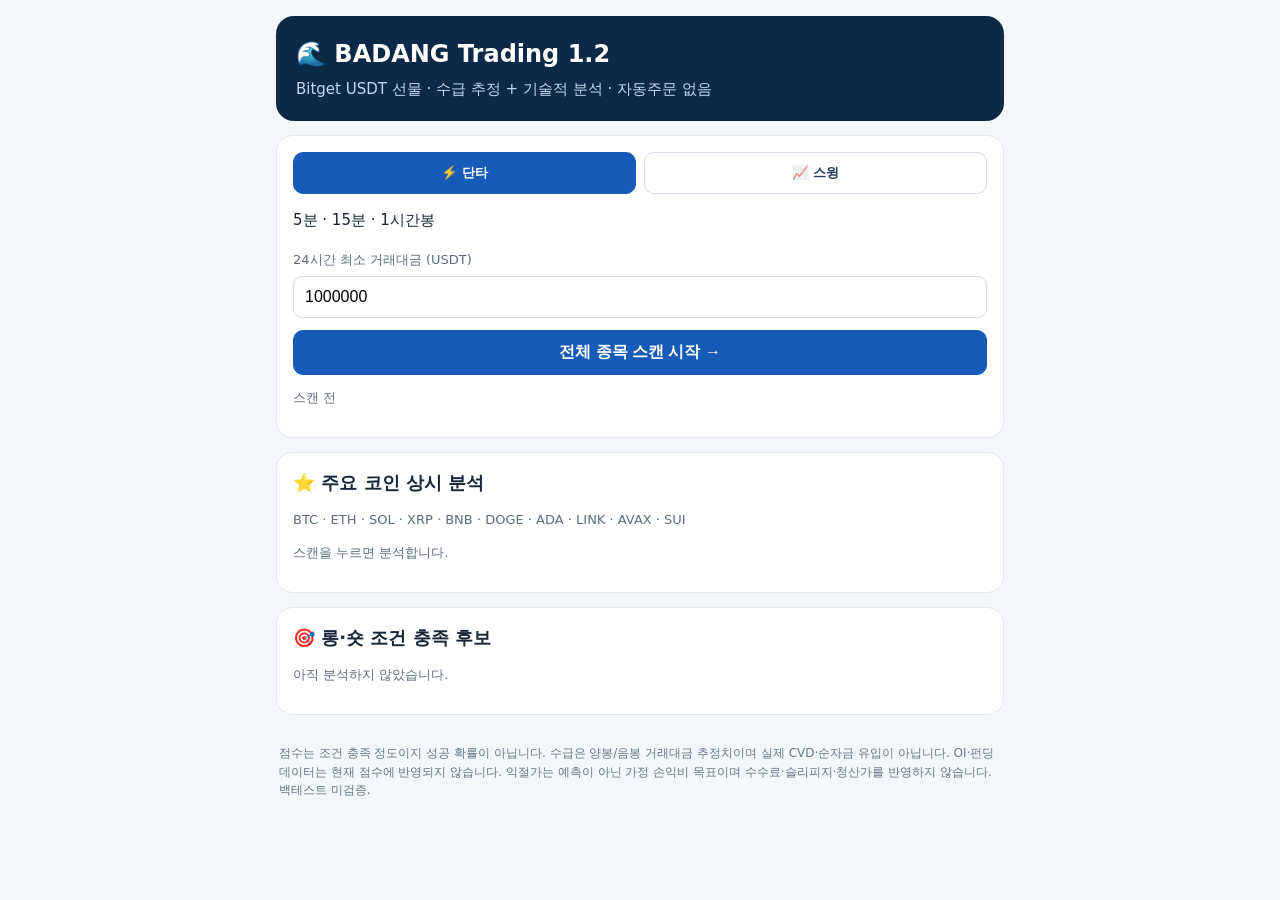
<file: templates/index.html>
<!doctype html><html lang="ko"><head><meta charset="utf-8"><meta name="viewport" content="width=device-width,initial-scale=1"><title>BADANG Trading 1.2</title><link rel="stylesheet" href="/static/style.css"></head><body><main><header><h1>🌊 BADANG Trading 1.2</h1><p>Bitget USDT 선물 · 수급 추정 + 기술적 분석 · 자동주문 없음</p></header><section class="controls"><div class="tabs"><button id="scalp" class="active" onclick="choose('scalp')">⚡ 단타</button><button id="swing" onclick="choose('swing')">📈 스윙</button></div><p id="frames">5분 · 15분 · 1시간봉</p><label>24시간 최소 거래대금 (USDT)<input id="turn" type="number" min="0" value="1000000"></label><button class="primary" id="scan" onclick="start()">전체 종목 스캔 시작 →</button><p id="progress">스캔 전</p></section><section><h2>⭐ 주요 코인 상시 분석</h2><p class="hint">BTC · ETH · SOL · XRP · BNB · DOGE · ADA · LINK · AVAX · SUI</p><p id="major-status">스캔을 누르면 분석합니다.</p><div id="majors" class="cards"></div></section><section><h2>🎯 롱·숏 조건 충족 후보</h2><p id="counts">아직 분석하지 않았습니다.</p><div id="results" class="cards"></div></section><footer>점수는 조건 충족 정도이지 성공 확률이 아닙니다. 수급은 양봉/음봉 거래대금 추정치이며 실제 CVD·순자금 유입이 아닙니다. OI·펀딩 데이터는 현재 점수에 반영되지 않습니다. 익절가는 예측이 아닌 가정 손익비 목표이며 수수료·슬리피지·청산가를 반영하지 않습니다. 백테스트 미검증.</footer></main><script src="/static/app.js"></script></body></html>
</file>
<file: static/style.css>
*{box-sizing:border-box}body{margin:0;background:#f3f6fa;color:#18263a;font:15px/1.55 system-ui,-apple-system,sans-serif}main{max-width:760px;margin:auto;padding:16px}header{background:#0c2947;color:white;border-radius:18px;padding:20px;margin-bottom:14px}h1{margin:0;font-size:24px}header p{margin:5px 0 0;color:#c4d8ed}section{background:white;border:1px solid #e4e9f0;border-radius:16px;padding:16px;margin:14px 0}h2{font-size:18px;margin:0 0 10px}.tabs{display:flex;gap:8px}.tabs button{flex:1}button{border:1px solid #d3dce8;background:white;border-radius:10px;padding:11px;font-weight:700;color:#253f60}.tabs .active,.primary{background:#155bb7;color:white;border-color:#155bb7}.primary{width:100%;margin-top:12px;font-size:16px}button:disabled{opacity:.55}input{display:block;width:100%;padding:11px;border:1px solid #d3dce8;border-radius:9px;margin-top:5px;font-size:16px}label,.hint,#progress,#counts,#major-status{color:#5d6d7f;font-size:13px}.cards{display:grid;gap:12px}.item{border:1px solid #e1e7ee;border-radius:14px;padding:14px;background:#fff}.top{display:flex;justify-content:space-between;align-items:center;gap:8px}.name{font-weight:800;font-size:17px}.tag{border-radius:99px;padding:3px 9px;font-size:12px;background:#e9eef4;color:#42526a}.tag.long{background:#dff6e9;color:#12663c}.tag.short{background:#fde8e8;color:#a22d2d}.scores{display:grid;grid-template-columns:1fr 1fr;gap:9px;margin:12px 0}.score{border-radius:11px;padding:10px;background:#f5f7fa;text-align:center;font-size:12px}.score strong{display:block;font-size:26px}.long-text{color:#087747}.short-text{color:#b53636}.line{display:flex;justify-content:space-between;gap:8px;border-bottom:1px solid #edf0f5;padding:7px 0;font-size:13px}.line b{text-align:right}details{margin-top:10px}summary{cursor:pointer;color:#155bb7;font-weight:700}small,.muted{color:#718094}footer{color:#67778a;font-size:12px;padding:15px 3px 35px}
</file>
